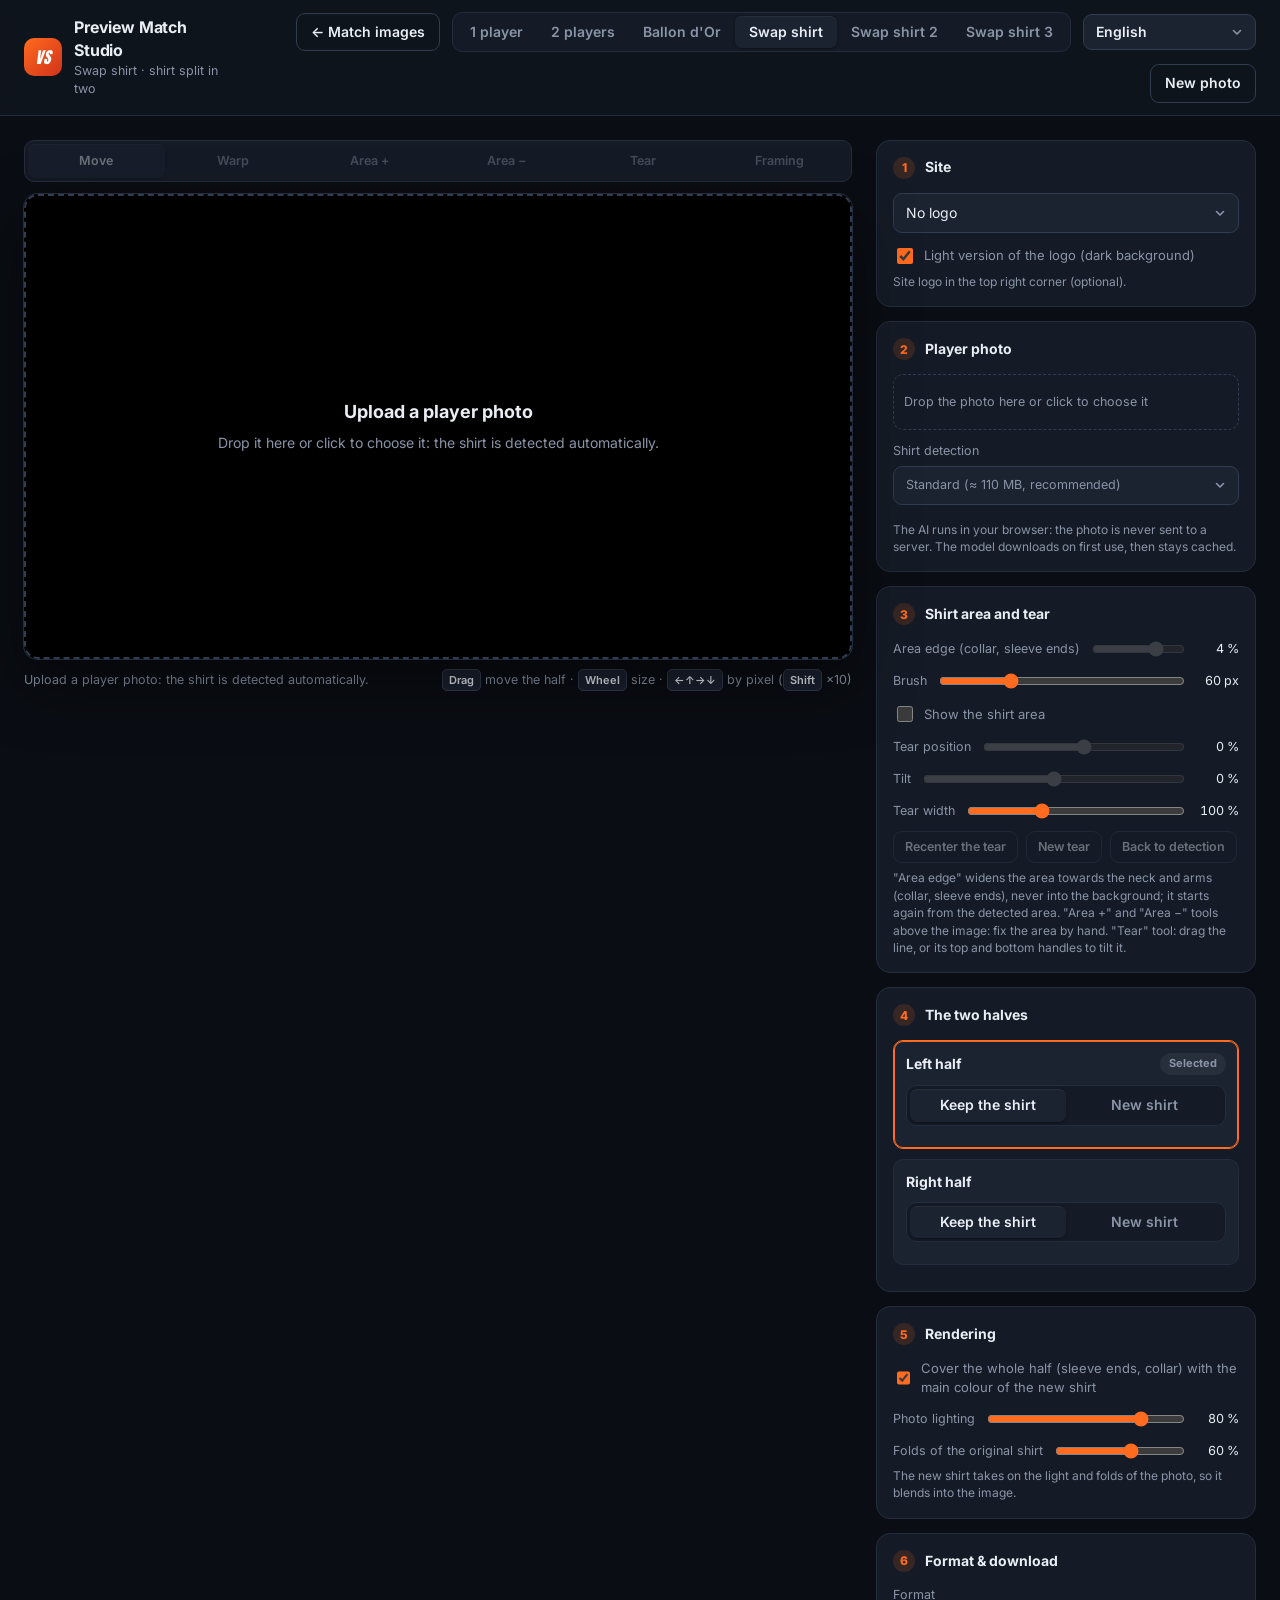
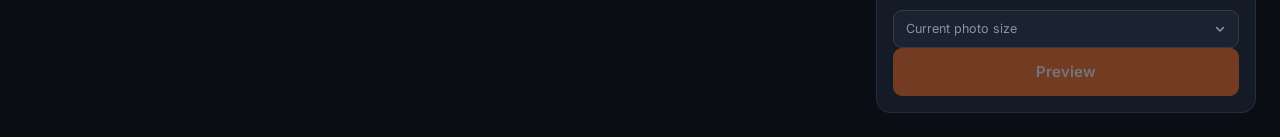
<file: swapshirt.html>
<!doctype html>
<html lang="fr">
<head>
  <meta charset="utf-8">
  <meta name="viewport" content="width=device-width, initial-scale=1">
  <title>Swap shirt — Preview Match Studio</title>
  <link rel="preconnect" href="https://fonts.googleapis.com">
  <link rel="preconnect" href="https://fonts.gstatic.com" crossorigin>
  <link href="https://fonts.googleapis.com/css2?family=Anton&family=Inter:wght@400;500;600;700;800&display=swap" rel="stylesheet">
  <link rel="stylesheet" href="css/style.css">
</head>
<body>
  <!-- Swap shirt : le maillot du joueur est coupé en deux par une déchirure ; chaque moitié garde le maillot
       de la photo ou reçoit l'image d'un autre maillot. Logique : js/swapshirt.js ; réglages : swapShirt (js/config.js). -->
  <header class="topbar">
    <div class="brand">
      <div class="brand-mark" aria-hidden="true">VS</div>
      <div>
        <h1>Preview Match Studio</h1>
        <p data-i18n="swap.subtitle">Swap shirt · maillot coupé en deux</p>
      </div>
    </div>
    <div class="topbar-actions">
      <a class="btn ghost" href="index.html" data-i18n="player.back">← Visuels de match</a>
      <nav class="seg" aria-label="Pages photo joueur" data-i18n-attr="aria-label:player.navAria">
        <a href="player.html" data-i18n="player.nav1">1 joueur</a>
        <a href="player2.html" data-i18n="player.nav2">2 joueurs</a>
        <a href="ballondor.html" data-i18n="player.nav3">Ballon d'Or</a>
        <a href="swapshirt.html" aria-current="page" data-i18n="player.nav4">Swap shirt</a>
        <a href="swapshirt2.html" data-i18n="player.nav5">Swap shirt 2</a>
        <a href="swapshirt3.html" data-i18n="player.nav6">Swap shirt 3</a>
      </nav>
      <select class="select lang-select" id="langSelect" aria-label="Langue" data-i18n-attr="aria-label:aria.lang"></select>
      <button class="btn ghost" id="resetBtn" type="button" data-i18n="player.new">Nouvelle photo</button>
    </div>
  </header>

  <main class="layout">
    <section class="stage-col">
      <div class="seg seg-block tool-bar" id="toolBar" role="group" aria-label="Outils" data-i18n-attr="aria-label:swap.tools">
        <button type="button" data-tool="move" data-i18n="swap.toolMove">Déplacer</button>
        <button type="button" data-tool="warp" data-i18n="swap.toolWarp">Déformer</button>
        <button type="button" data-tool="add" data-i18n="swap.toolAdd">Zone +</button>
        <button type="button" data-tool="erase" data-i18n="swap.toolErase">Zone −</button>
        <button type="button" data-tool="tear" data-i18n="swap.toolTear">Déchirure</button>
        <button type="button" data-tool="frame" data-i18n="swap.toolFrame">Cadrage</button>
      </div>
      <div class="stage swap-stage" id="stage">
        <canvas id="editor" tabindex="0" aria-label="Zone d'édition du visuel" data-i18n-attr="aria-label:aria.canvas"></canvas>
        <label class="swap-empty" id="emptyDrop">
          <input type="file" accept="image/*" hidden id="photoFileStage">
          <strong data-i18n="swap.emptyTitle">Importez la photo d'un joueur</strong>
          <span data-i18n="swap.emptyText">Glissez-la ici ou cliquez pour la choisir : son maillot est détecté automatiquement.</span>
        </label>
        <div class="stage-busy" id="stageBusy" hidden>
          <div class="spinner" aria-hidden="true"></div>
          <span id="stageBusyText"></span>
        </div>
      </div>
      <div class="stage-bar">
        <span id="statusText"></span>
        <span class="keys" id="keysText"></span>
      </div>
    </section>

    <aside class="panel">
      <section class="card">
        <h2><span class="step">1</span><span data-i18n="site.title">Site</span></h2>
        <select class="select" id="siteSelect" aria-label="Site" data-i18n-attr="aria-label:site.title"></select>
        <label class="check"><input type="checkbox" id="logoLight" checked> <span data-i18n="swap.logoLight">Version claire du logo (fond sombre)</span></label>
        <small class="note" data-i18n="ballondor.siteNote">Logo du site en haut à droite (facultatif).</small>
      </section>

      <section class="card">
        <h2><span class="step">2</span><span data-i18n="swap.photoTitle">Photo du joueur</span></h2>
        <label class="drop" id="photoDrop">
          <input type="file" accept="image/*" hidden id="photoFile">
          <img id="photoThumb" alt="" hidden>
          <span id="photoDropText" data-i18n="swap.photoDrop">Glissez la photo ici ou cliquez pour la choisir</span>
        </label>
        <label class="field swap-field"><span data-i18n="swap.engine">Détection du maillot</span>
          <select class="select" id="engineSelect">
            <option value="standard" data-i18n="swap.engineStandard">Standard (≈ 110 Mo, recommandé)</option>
            <option value="high" data-i18n="swap.engineHigh">Haute précision (≈ 280 Mo)</option>
          </select>
        </label>
        <div class="progress" id="detectProgress" hidden><div class="progress-bar" id="detectBar"></div></div>
        <div class="row-btns">
          <button class="btn small ghost" id="redetectBtn" type="button" hidden data-i18n="swap.redetect">Relancer la détection</button>
        </div>
        <small class="note" data-i18n="swap.engineNote">L'IA tourne dans votre navigateur : la photo n'est envoyée à aucun serveur. Le modèle se télécharge au premier usage, puis reste en cache.</small>
      </section>

      <section class="card">
        <h2><span class="step">3</span><span data-i18n="swap.zoneTitle">Zone du maillot et déchirure</span></h2>
        <label class="range"><span data-i18n="swap.grow">Bord de la zone</span>
          <input type="range" id="growRange" min="-1.5" max="6" step="0.1">
          <output id="growOut"></output>
        </label>
        <label class="range"><span data-i18n="swap.brushSize">Pinceau</span>
          <input type="range" id="brushSize" min="6" max="200" step="2">
          <output id="brushSizeOut"></output>
        </label>
        <label class="check"><input type="checkbox" id="showZone"> <span data-i18n="swap.showZone">Afficher la zone du maillot</span></label>
        <label class="range"><span data-i18n="swap.tearShift">Position de la déchirure</span>
          <input type="range" id="tearShift" min="-40" max="40" step="0.5">
          <output id="tearShiftOut"></output>
        </label>
        <label class="range"><span data-i18n="swap.tearTilt">Inclinaison</span>
          <input type="range" id="tearTilt" min="-60" max="60" step="0.5">
          <output id="tearTiltOut"></output>
        </label>
        <label class="range"><span data-i18n="swap.tearWidth">Largeur de la déchirure</span>
          <input type="range" id="tearWidth" min="0" max="300" step="10">
          <output id="tearWidthOut"></output>
        </label>
        <div class="row-btns">
          <button class="btn small ghost" id="tearCenterBtn" type="button" data-i18n="swap.tearCenter">Recentrer la déchirure</button>
          <button class="btn small ghost" id="newTearBtn" type="button" data-i18n="swap.tearNew">Nouvelle déchirure</button>
          <button class="btn small ghost" id="resetZoneBtn" type="button" data-i18n="swap.resetZone">Revenir à la détection</button>
        </div>
        <small class="note" data-i18n="swap.zoneNote">Outils « Zone + » et « Zone − » au-dessus de l'image : corrigez la zone du maillot. Outil « Déchirure » : glissez la ligne, ou ses poignées haut et bas pour l'incliner.</small>
      </section>

      <section class="card">
        <h2><span class="step">4</span><span data-i18n="swap.halvesTitle">Les deux moitiés</span></h2>
        <div id="halves"></div>
      </section>

      <section class="card">
        <h2><span class="step">5</span><span data-i18n="swap.renderTitle">Rendu</span></h2>
        <label class="check"><input type="checkbox" id="fillZone" checked> <span data-i18n="swap.fill">Couvrir toute la moitié (bout des manches, col) avec la couleur principale du nouveau maillot</span></label>
        <label class="range"><span data-i18n="swap.light">Lumière de la photo</span>
          <input type="range" id="lightRange" min="0" max="100" step="5">
          <output id="lightOut"></output>
        </label>
        <label class="range"><span data-i18n="swap.folds">Plis du maillot d'origine</span>
          <input type="range" id="foldsRange" min="0" max="100" step="5">
          <output id="foldsOut"></output>
        </label>
        <small class="note" data-i18n="swap.renderNote">Le nouveau maillot reprend la lumière et les plis de la photo, pour se fondre dans l'image.</small>
      </section>

      <section class="card">
        <h2><span class="step">6</span><span data-i18n="swap.exportTitle">Format &amp; téléchargement</span></h2>
        <label class="field swap-field"><span data-i18n="swap.format">Format</span>
          <select class="select" id="formatChoice"></select>
        </label>
        <label class="range" id="zoomField"><span data-i18n="swap.zoom">Zoom du cadrage</span>
          <input type="range" id="zoomRange" min="100" max="300" step="5">
          <output id="zoomOut"></output>
        </label>
        <small class="note" id="frameNote" data-i18n="swap.frameNote">Outil « Cadrage » : glissez l'image pour choisir la partie gardée.</small>
        <button class="btn primary block" id="previewBtn" type="button" data-i18n="export.preview">Prévisualiser</button>
      </section>
    </aside>
  </main>

  <template id="halfTpl">
    <div class="team half-card">
      <div class="team-head">
        <span class="team-label" data-role="label"></span>
        <span class="badge" data-role="badge"></span>
      </div>
      <div class="seg seg-block" data-role="mode" role="group">
        <button type="button" data-mode="keep" data-i18n="swap.keep">Garder le maillot</button>
        <button type="button" data-mode="image" data-i18n="swap.replace">Nouveau maillot</button>
      </div>
      <div class="half-body" data-role="body">
        <label class="drop half-drop" data-role="drop">
          <input type="file" accept="image/*" hidden data-role="file">
          <img data-role="thumb" alt="" hidden>
          <span data-role="dropText" data-i18n="swap.shirtDrop">Image du maillot vu de face : glissez-la ici ou cliquez</span>
        </label>
        <label class="check"><input type="checkbox" data-role="removeBg" checked> <span data-i18n="swap.removeBg">Retirer le fond de l'image du maillot</span></label>
        <label class="range"><span data-i18n="swap.size">Taille</span>
          <input type="range" min="40" max="250" step="1" data-role="zoom">
          <output data-role="zoomOut"></output>
        </label>
        <label class="range"><span data-i18n="swap.rotation">Rotation</span>
          <input type="range" min="-30" max="30" step="0.5" data-role="rot">
          <output data-role="rotOut"></output>
        </label>
        <label class="range"><span data-i18n="swap.brightness">Luminosité</span>
          <input type="range" min="-60" max="60" step="1" data-role="bright">
          <output data-role="brightOut"></output>
        </label>
        <div class="row-btns">
          <button class="btn small ghost" type="button" data-role="recenter" data-i18n="swap.recenter">Recentrer</button>
          <button class="btn small ghost" type="button" data-role="unwarp" data-i18n="swap.unwarp">Annuler la déformation</button>
        </div>
      </div>
    </div>
  </template>

  <dialog id="previewDialog" class="dialog swap-dialog" aria-labelledby="previewTitle">
    <div class="dialog-head">
      <h3 id="previewTitle" data-i18n="dialog.title">Aperçu final</h3>
      <button class="icon-btn" type="button" data-close aria-label="Fermer" data-i18n-attr="aria-label:dialog.close">×</button>
    </div>
    <div class="preview-img">
      <img id="previewImg" alt="Aperçu du visuel exporté" data-i18n-attr="alt:dialog.imgAlt">
      <p class="preview-error" id="previewError" hidden></p>
    </div>
    <div class="dialog-foot">
      <label class="field grow"><span data-i18n="dialog.filename">Nom du fichier</span>
        <span class="filename"><input type="text" id="filenameInput" spellcheck="false"><em id="extLabel">.jpg</em></span>
      </label>
      <label class="field"><span data-i18n="dialog.format">Format</span>
        <select class="select" id="formatSelect">
          <option value="jpeg">JPG</option>
          <option value="webp">WebP</option>
          <option value="png">PNG</option>
        </select>
      </label>
      <span class="preview-meta" id="previewMeta"></span>
      <div class="row-btns">
        <button class="btn ghost" type="button" data-close data-i18n="dialog.back">Retour à l'édition</button>
        <button class="btn primary" type="button" id="downloadBtn" data-i18n="dialog.download">Télécharger</button>
      </div>
    </div>
  </dialog>

  <div class="toast" id="toast" role="status" aria-live="polite"></div>

  <script src="js/config.js"></script>
  <script src="js/i18n.js"></script>
  <script src="js/swapshirt.js"></script>
</body>
</html>
</file>
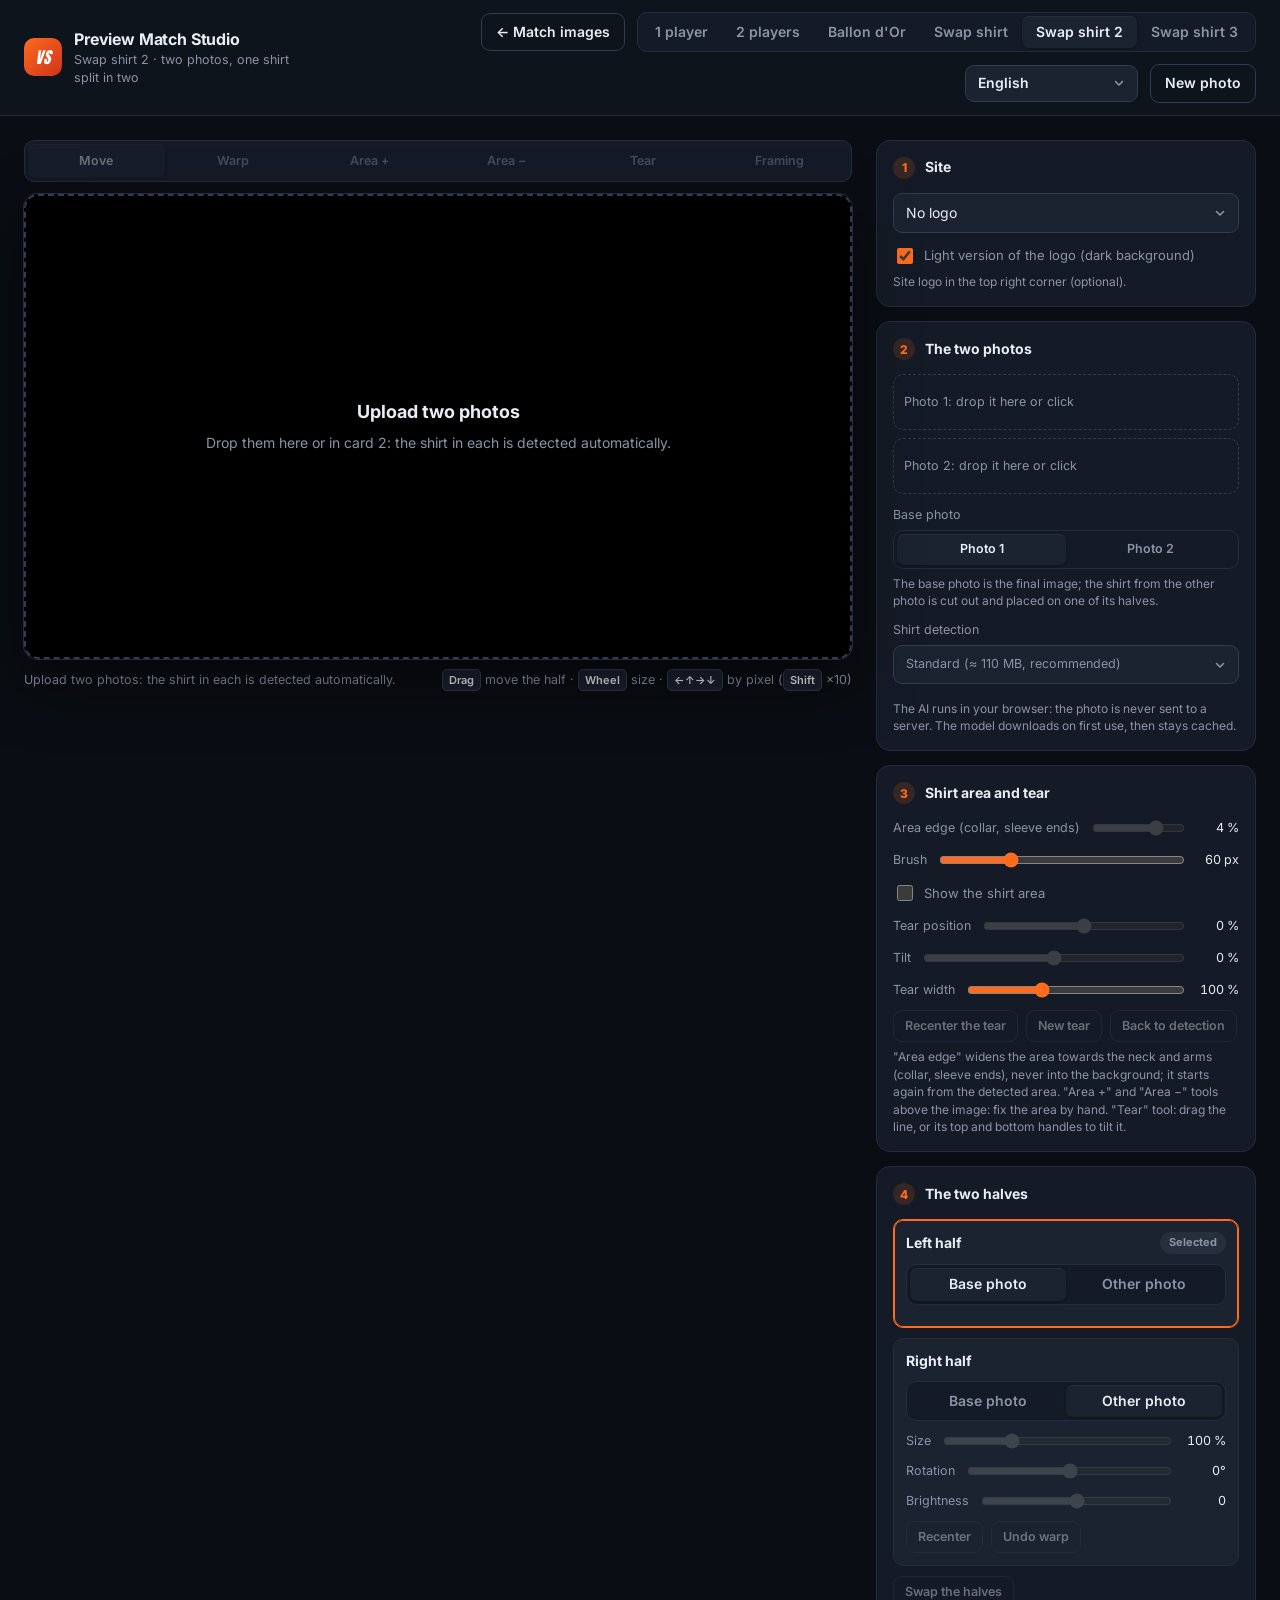
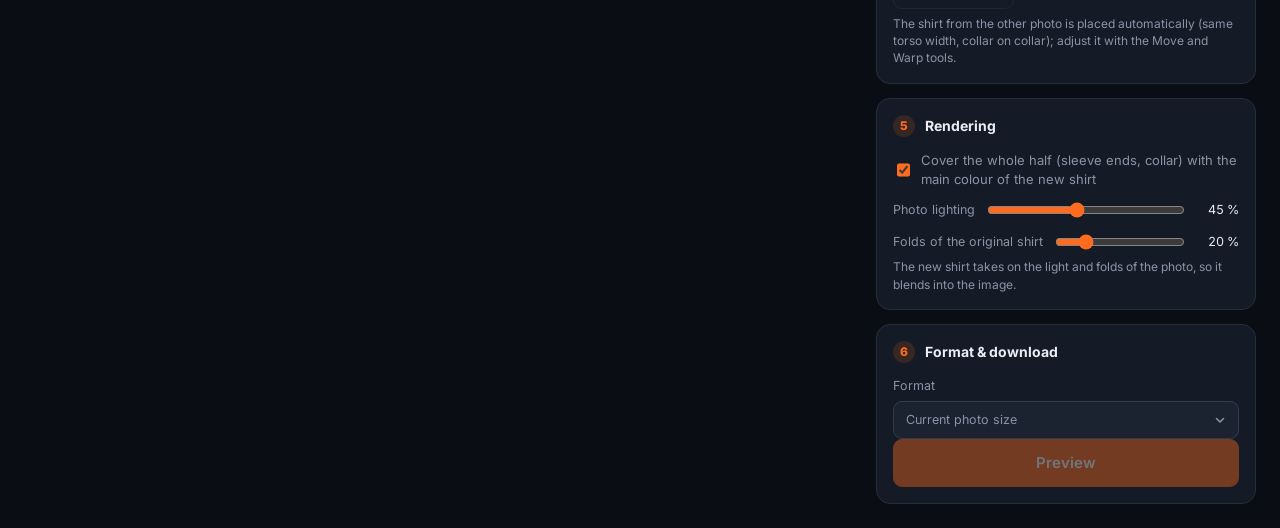
<file: swapshirt2.html>
<!doctype html>
<html lang="fr">
<head>
  <meta charset="utf-8">
  <meta name="viewport" content="width=device-width, initial-scale=1">
  <title>Swap shirt 2 — Preview Match Studio</title>
  <link rel="preconnect" href="https://fonts.googleapis.com">
  <link rel="preconnect" href="https://fonts.gstatic.com" crossorigin>
  <link href="https://fonts.googleapis.com/css2?family=Anton&family=Inter:wght@400;500;600;700;800&display=swap" rel="stylesheet">
  <link rel="stylesheet" href="css/style.css">
</head>
<body data-mode="duo">
  <!-- Swap shirt 2 : deux photos ; le maillot de l'autre photo est découpé et posé sur une moitié du maillot de la
       photo de base. Même outil que swapshirt.html (js/swapshirt.js, mode « duo ») ; réglages : swapShirt (js/config.js). -->
  <header class="topbar">
    <div class="brand">
      <div class="brand-mark" aria-hidden="true">VS</div>
      <div>
        <h1>Preview Match Studio</h1>
        <p data-i18n="swap2.subtitle">Swap shirt 2 · deux photos, un maillot coupé en deux</p>
      </div>
    </div>
    <div class="topbar-actions">
      <a class="btn ghost" href="index.html" data-i18n="player.back">← Visuels de match</a>
      <nav class="seg" aria-label="Pages photo joueur" data-i18n-attr="aria-label:player.navAria">
        <a href="player.html" data-i18n="player.nav1">1 joueur</a>
        <a href="player2.html" data-i18n="player.nav2">2 joueurs</a>
        <a href="ballondor.html" data-i18n="player.nav3">Ballon d'Or</a>
        <a href="swapshirt.html" data-i18n="player.nav4">Swap shirt</a>
        <a href="swapshirt2.html" aria-current="page" data-i18n="player.nav5">Swap shirt 2</a>
        <a href="swapshirt3.html" data-i18n="player.nav6">Swap shirt 3</a>
      </nav>
      <select class="select lang-select" id="langSelect" aria-label="Langue" data-i18n-attr="aria-label:aria.lang"></select>
      <button class="btn ghost" id="resetBtn" type="button" data-i18n="player.new">Nouvelle photo</button>
    </div>
  </header>

  <main class="layout">
    <section class="stage-col">
      <div class="seg seg-block tool-bar" id="toolBar" role="group" aria-label="Outils" data-i18n-attr="aria-label:swap.tools">
        <button type="button" data-tool="move" data-i18n="swap.toolMove">Déplacer</button>
        <button type="button" data-tool="warp" data-i18n="swap.toolWarp">Déformer</button>
        <button type="button" data-tool="add" data-i18n="swap.toolAdd">Zone +</button>
        <button type="button" data-tool="erase" data-i18n="swap.toolErase">Zone −</button>
        <button type="button" data-tool="tear" data-i18n="swap.toolTear">Déchirure</button>
        <button type="button" data-tool="frame" data-i18n="swap.toolFrame">Cadrage</button>
      </div>
      <div class="stage swap-stage" id="stage">
        <canvas id="editor" tabindex="0" aria-label="Zone d'édition du visuel" data-i18n-attr="aria-label:aria.canvas"></canvas>
        <label class="swap-empty" id="emptyDrop">
          <input type="file" accept="image/*" hidden id="photoFileStage">
          <strong data-i18n="swap2.emptyTitle">Importez deux photos</strong>
          <span data-i18n="swap2.emptyText">Glissez-les ici ou dans la carte 2 : le maillot de chacune est détecté automatiquement.</span>
        </label>
        <div class="stage-busy" id="stageBusy" hidden>
          <div class="spinner" aria-hidden="true"></div>
          <span id="stageBusyText"></span>
        </div>
      </div>
      <div class="stage-bar">
        <span id="statusText"></span>
        <span class="keys" id="keysText"></span>
      </div>
    </section>

    <aside class="panel">
      <section class="card">
        <h2><span class="step">1</span><span data-i18n="site.title">Site</span></h2>
        <select class="select" id="siteSelect" aria-label="Site" data-i18n-attr="aria-label:site.title"></select>
        <label class="check"><input type="checkbox" id="logoLight" checked> <span data-i18n="swap.logoLight">Version claire du logo (fond sombre)</span></label>
        <small class="note" data-i18n="ballondor.siteNote">Logo du site en haut à droite (facultatif).</small>
      </section>

      <section class="card">
        <h2><span class="step">2</span><span data-i18n="swap2.photosTitle">Les deux photos</span></h2>
        <div class="duo-photos">
          <label class="drop" data-photo="0">
            <input type="file" accept="image/*" hidden>
            <img alt="" hidden>
            <span data-i18n="swap2.photo1">Photo 1 : glissez-la ici ou cliquez</span>
          </label>
          <label class="drop" data-photo="1">
            <input type="file" accept="image/*" hidden>
            <img alt="" hidden>
            <span data-i18n="swap2.photo2">Photo 2 : glissez-la ici ou cliquez</span>
          </label>
        </div>
        <div class="field swap-field"><span data-i18n="swap2.base">Photo de base</span>
          <div class="seg seg-block" id="baseSeg" role="group" aria-label="Photo de base" data-i18n-attr="aria-label:swap2.base">
            <button type="button" data-base="0" data-i18n="swap2.base1">Photo 1</button>
            <button type="button" data-base="1" data-i18n="swap2.base2">Photo 2</button>
          </div>
        </div>
        <small class="note" data-i18n="swap2.baseNote">La photo de base donne l'image finale ; le maillot de l'autre photo est découpé et posé sur une de ses moitiés.</small>
        <label class="field swap-field"><span data-i18n="swap.engine">Détection du maillot</span>
          <select class="select" id="engineSelect">
            <option value="standard" data-i18n="swap.engineStandard">Standard (≈ 110 Mo, recommandé)</option>
            <option value="high" data-i18n="swap.engineHigh">Haute précision (≈ 280 Mo)</option>
          </select>
        </label>
        <div class="progress" id="detectProgress" hidden><div class="progress-bar" id="detectBar"></div></div>
        <div class="row-btns">
          <button class="btn small ghost" id="redetectBtn" type="button" hidden data-i18n="swap.redetect">Relancer la détection</button>
        </div>
        <small class="note" data-i18n="swap.engineNote">L'IA tourne dans votre navigateur : la photo n'est envoyée à aucun serveur. Le modèle se télécharge au premier usage, puis reste en cache.</small>
      </section>

      <section class="card">
        <h2><span class="step">3</span><span data-i18n="swap.zoneTitle">Zone du maillot et déchirure</span></h2>
        <label class="range"><span data-i18n="swap.grow">Bord de la zone</span>
          <input type="range" id="growRange" min="-1.5" max="6" step="0.1">
          <output id="growOut"></output>
        </label>
        <label class="range"><span data-i18n="swap.brushSize">Pinceau</span>
          <input type="range" id="brushSize" min="6" max="200" step="2">
          <output id="brushSizeOut"></output>
        </label>
        <label class="check"><input type="checkbox" id="showZone"> <span data-i18n="swap.showZone">Afficher la zone du maillot</span></label>
        <label class="range"><span data-i18n="swap.tearShift">Position de la déchirure</span>
          <input type="range" id="tearShift" min="-40" max="40" step="0.5">
          <output id="tearShiftOut"></output>
        </label>
        <label class="range"><span data-i18n="swap.tearTilt">Inclinaison</span>
          <input type="range" id="tearTilt" min="-60" max="60" step="0.5">
          <output id="tearTiltOut"></output>
        </label>
        <label class="range"><span data-i18n="swap.tearWidth">Largeur de la déchirure</span>
          <input type="range" id="tearWidth" min="0" max="300" step="10">
          <output id="tearWidthOut"></output>
        </label>
        <div class="row-btns">
          <button class="btn small ghost" id="tearCenterBtn" type="button" data-i18n="swap.tearCenter">Recentrer la déchirure</button>
          <button class="btn small ghost" id="newTearBtn" type="button" data-i18n="swap.tearNew">Nouvelle déchirure</button>
          <button class="btn small ghost" id="resetZoneBtn" type="button" data-i18n="swap.resetZone">Revenir à la détection</button>
        </div>
        <small class="note" data-i18n="swap.zoneNote">Outils « Zone + » et « Zone − » au-dessus de l'image : corrigez la zone du maillot. Outil « Déchirure » : glissez la ligne, ou ses poignées haut et bas pour l'incliner.</small>
      </section>

      <section class="card">
        <h2><span class="step">4</span><span data-i18n="swap.halvesTitle">Les deux moitiés</span></h2>
        <div id="halves"></div>
        <div class="row-btns">
          <button class="btn small ghost" id="swapHalvesBtn" type="button" data-i18n="swap2.swapHalves">Inverser les moitiés</button>
        </div>
        <small class="note" data-i18n="swap2.halvesNote">Le maillot de l'autre photo est posé automatiquement (même largeur de torse, col sur col) ; ajustez-le avec les outils Déplacer et Déformer.</small>
      </section>

      <section class="card">
        <h2><span class="step">5</span><span data-i18n="swap.renderTitle">Rendu</span></h2>
        <label class="check"><input type="checkbox" id="fillZone" checked> <span data-i18n="swap.fill">Couvrir toute la moitié (bout des manches, col) avec la couleur principale du nouveau maillot</span></label>
        <label class="range"><span data-i18n="swap.light">Lumière de la photo</span>
          <input type="range" id="lightRange" min="0" max="100" step="5">
          <output id="lightOut"></output>
        </label>
        <label class="range"><span data-i18n="swap.folds">Plis du maillot d'origine</span>
          <input type="range" id="foldsRange" min="0" max="100" step="5">
          <output id="foldsOut"></output>
        </label>
        <small class="note" data-i18n="swap.renderNote">Le nouveau maillot reprend la lumière et les plis de la photo, pour se fondre dans l'image.</small>
      </section>

      <section class="card">
        <h2><span class="step">6</span><span data-i18n="swap.exportTitle">Format &amp; téléchargement</span></h2>
        <label class="field swap-field"><span data-i18n="swap.format">Format</span>
          <select class="select" id="formatChoice"></select>
        </label>
        <label class="range" id="zoomField"><span data-i18n="swap.zoom">Zoom du cadrage</span>
          <input type="range" id="zoomRange" min="100" max="300" step="5">
          <output id="zoomOut"></output>
        </label>
        <small class="note" id="frameNote" data-i18n="swap.frameNote">Outil « Cadrage » : glissez l'image pour choisir la partie gardée.</small>
        <button class="btn primary block" id="previewBtn" type="button" data-i18n="export.preview">Prévisualiser</button>
      </section>
    </aside>
  </main>

  <template id="halfTpl">
    <div class="team half-card">
      <div class="team-head">
        <span class="team-label" data-role="label"></span>
        <span class="badge" data-role="badge"></span>
      </div>
      <div class="seg seg-block" data-role="mode" role="group">
        <button type="button" data-mode="keep" data-i18n="swap2.keep">Photo de base</button>
        <button type="button" data-mode="image" data-i18n="swap2.other">Autre photo</button>
      </div>
      <div class="half-body" data-role="body">
        <label class="range"><span data-i18n="swap.size">Taille</span>
          <input type="range" min="40" max="250" step="1" data-role="zoom">
          <output data-role="zoomOut"></output>
        </label>
        <label class="range"><span data-i18n="swap.rotation">Rotation</span>
          <input type="range" min="-30" max="30" step="0.5" data-role="rot">
          <output data-role="rotOut"></output>
        </label>
        <label class="range"><span data-i18n="swap.brightness">Luminosité</span>
          <input type="range" min="-60" max="60" step="1" data-role="bright">
          <output data-role="brightOut"></output>
        </label>
        <div class="row-btns">
          <button class="btn small ghost" type="button" data-role="recenter" data-i18n="swap.recenter">Recentrer</button>
          <button class="btn small ghost" type="button" data-role="unwarp" data-i18n="swap.unwarp">Annuler la déformation</button>
        </div>
      </div>
    </div>
  </template>

  <dialog id="previewDialog" class="dialog swap-dialog" aria-labelledby="previewTitle">
    <div class="dialog-head">
      <h3 id="previewTitle" data-i18n="dialog.title">Aperçu final</h3>
      <button class="icon-btn" type="button" data-close aria-label="Fermer" data-i18n-attr="aria-label:dialog.close">×</button>
    </div>
    <div class="preview-img">
      <img id="previewImg" alt="Aperçu du visuel exporté" data-i18n-attr="alt:dialog.imgAlt">
      <p class="preview-error" id="previewError" hidden></p>
    </div>
    <div class="dialog-foot">
      <label class="field grow"><span data-i18n="dialog.filename">Nom du fichier</span>
        <span class="filename"><input type="text" id="filenameInput" spellcheck="false"><em id="extLabel">.jpg</em></span>
      </label>
      <label class="field"><span data-i18n="dialog.format">Format</span>
        <select class="select" id="formatSelect">
          <option value="jpeg">JPG</option>
          <option value="webp">WebP</option>
          <option value="png">PNG</option>
        </select>
      </label>
      <span class="preview-meta" id="previewMeta"></span>
      <div class="row-btns">
        <button class="btn ghost" type="button" data-close data-i18n="dialog.back">Retour à l'édition</button>
        <button class="btn primary" type="button" id="downloadBtn" data-i18n="dialog.download">Télécharger</button>
      </div>
    </div>
  </dialog>

  <div class="toast" id="toast" role="status" aria-live="polite"></div>

  <script src="js/config.js"></script>
  <script src="js/i18n.js"></script>
  <script src="js/swapshirt.js"></script>
</body>
</html>
</file>
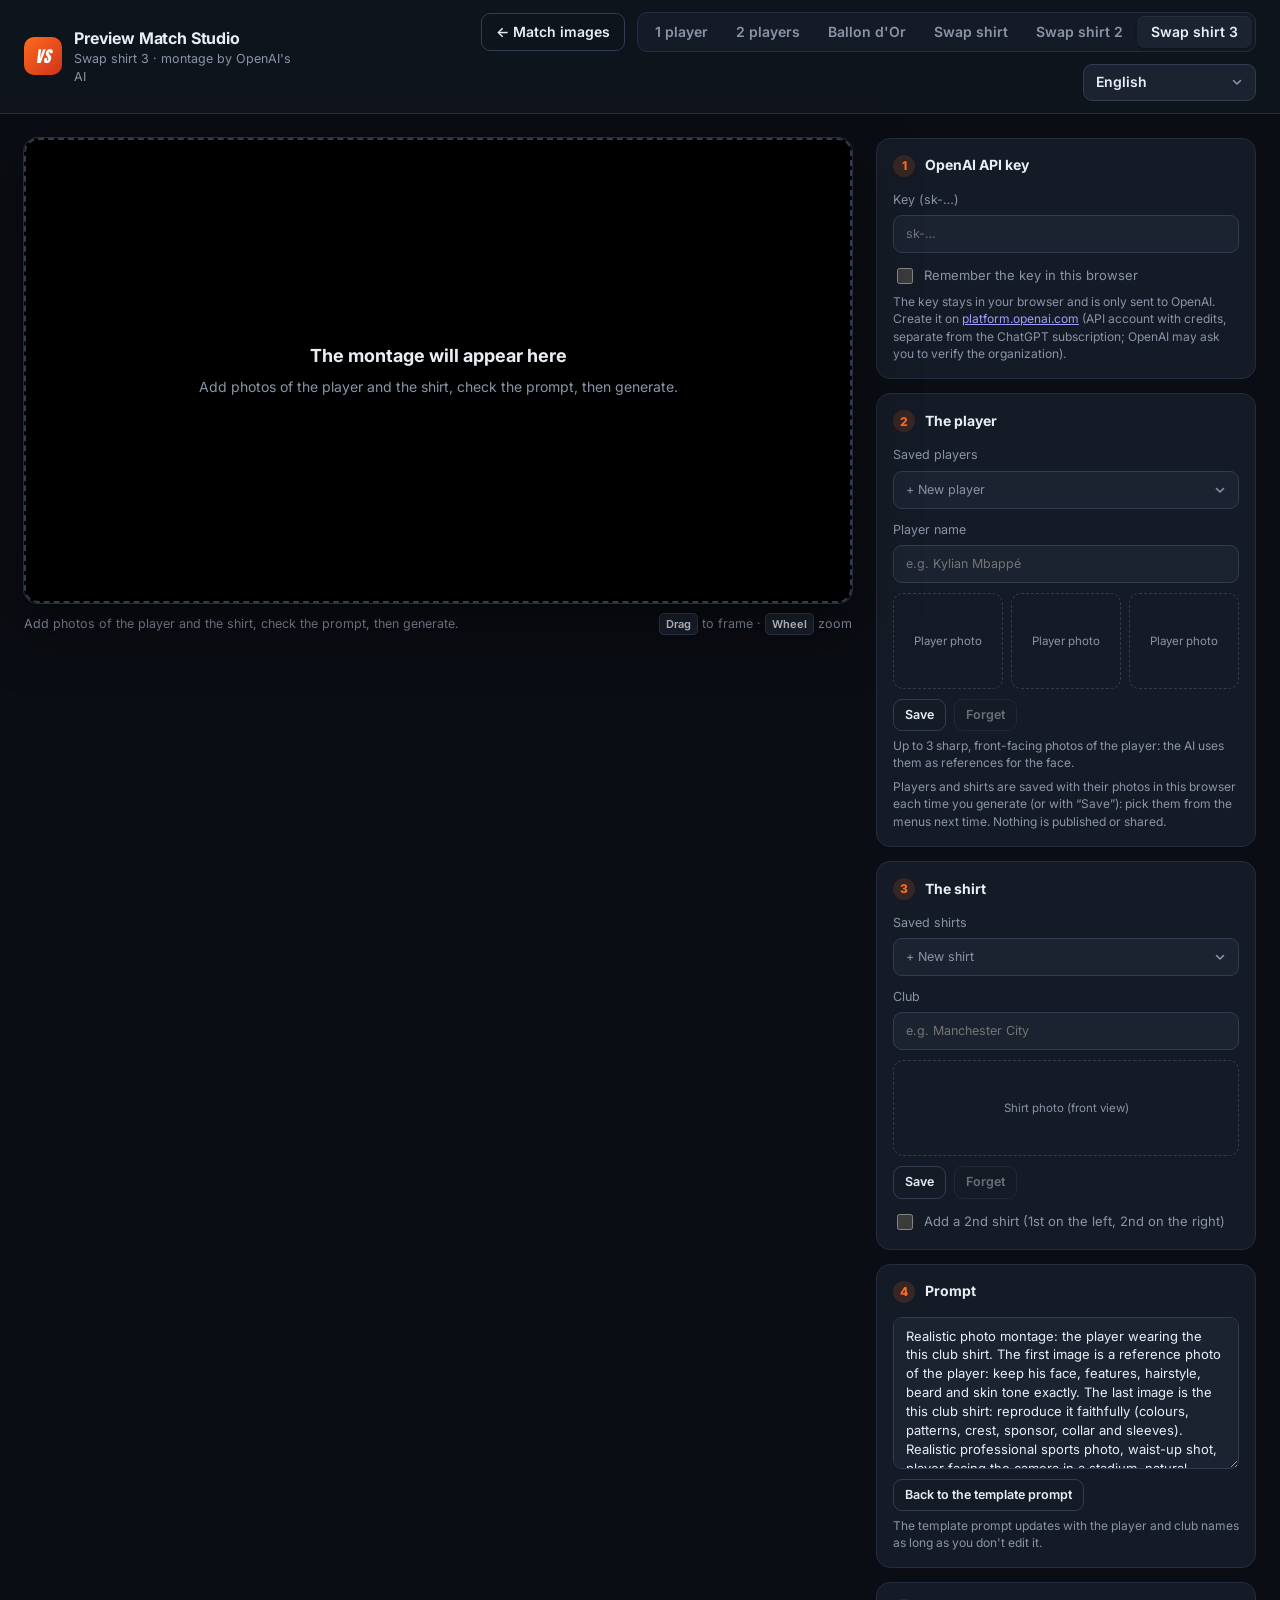
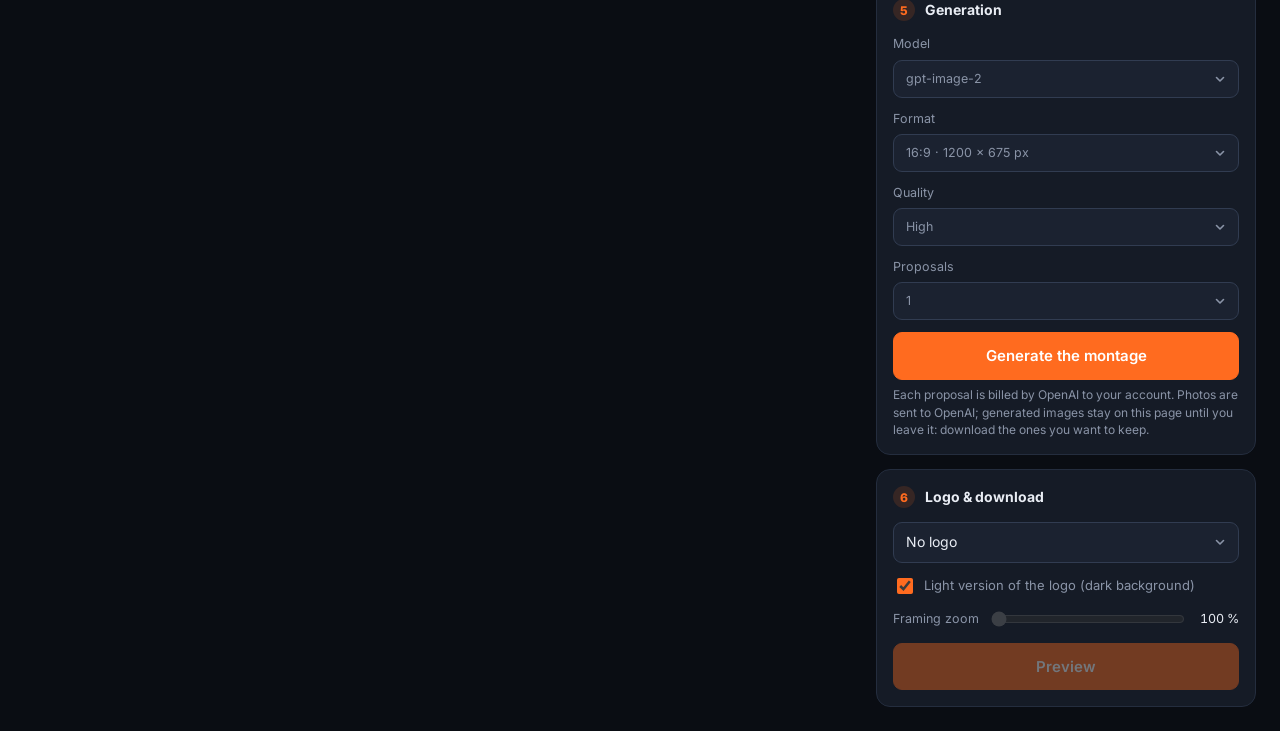
<file: swapshirt3.html>
<!doctype html>
<html lang="fr">
<head>
  <meta charset="utf-8">
  <meta name="viewport" content="width=device-width, initial-scale=1">
  <title>Swap shirt 3 — Preview Match Studio</title>
  <link rel="preconnect" href="https://fonts.googleapis.com">
  <link rel="preconnect" href="https://fonts.gstatic.com" crossorigin>
  <link href="https://fonts.googleapis.com/css2?family=Anton&family=Inter:wght@400;500;600;700;800&display=swap" rel="stylesheet">
  <link rel="stylesheet" href="css/style.css">
</head>
<body>
  <!-- Swap shirt 3 : montage généré par l'IA d'OpenAI (API Images) à partir de photos du joueur, d'une photo du
       maillot et d'un prompt. Logique : js/swapshirt3.js ; réglages : swapShirt3 (js/config.js). -->
  <header class="topbar">
    <div class="brand">
      <div class="brand-mark" aria-hidden="true">VS</div>
      <div>
        <h1>Preview Match Studio</h1>
        <p data-i18n="swap3.subtitle">Swap shirt 3 · montage par l'IA d'OpenAI</p>
      </div>
    </div>
    <div class="topbar-actions">
      <a class="btn ghost" href="index.html" data-i18n="player.back">← Visuels de match</a>
      <nav class="seg" aria-label="Pages photo joueur" data-i18n-attr="aria-label:player.navAria">
        <a href="player.html" data-i18n="player.nav1">1 joueur</a>
        <a href="player2.html" data-i18n="player.nav2">2 joueurs</a>
        <a href="ballondor.html" data-i18n="player.nav3">Ballon d'Or</a>
        <a href="swapshirt.html" data-i18n="player.nav4">Swap shirt</a>
        <a href="swapshirt2.html" data-i18n="player.nav5">Swap shirt 2</a>
        <a href="swapshirt3.html" aria-current="page" data-i18n="player.nav6">Swap shirt 3</a>
      </nav>
      <select class="select lang-select" id="langSelect" aria-label="Langue" data-i18n-attr="aria-label:aria.lang"></select>
    </div>
  </header>

  <main class="layout">
    <section class="stage-col">
      <div class="stage swap-stage" id="stage">
        <canvas id="editor" tabindex="0" aria-label="Zone d'édition du visuel" data-i18n-attr="aria-label:aria.canvas"></canvas>
        <div class="swap-empty swap3-empty" id="emptyState">
          <strong data-i18n="swap3.emptyTitle">Le montage apparaîtra ici</strong>
          <span data-i18n="swap3.emptyText">Ajoutez des photos du joueur et du maillot, vérifiez le prompt, puis lancez la génération.</span>
        </div>
        <div class="stage-busy" id="stageBusy" hidden>
          <div class="spinner" aria-hidden="true"></div>
          <span id="stageBusyText"></span>
          <button class="btn small ghost" id="cancelBtn" type="button" data-i18n="swap3.cancel">Annuler</button>
        </div>
      </div>
      <div class="results" id="results" hidden></div>
      <div class="stage-bar">
        <span id="statusText"></span>
        <span class="keys" data-i18n-html="swap3.keys"><kbd>Glisser</kbd> cadrer · <kbd>Molette</kbd> zoom</span>
      </div>
    </section>

    <aside class="panel">
      <section class="card">
        <h2><span class="step">1</span><span data-i18n="swap3.keyTitle">Clé API OpenAI</span></h2>
        <label class="field"><span data-i18n="swap3.keyLabel">Clé (sk-…)</span>
          <input type="password" id="apiKey" autocomplete="off" spellcheck="false" placeholder="sk-…">
        </label>
        <label class="check"><input type="checkbox" id="rememberKey"> <span data-i18n="swap3.remember">Mémoriser la clé dans ce navigateur</span></label>
        <small class="note" data-i18n-html="swap3.keyNote">La clé reste dans votre navigateur et n'est envoyée qu'à OpenAI. Elle se crée sur <a href="https://platform.openai.com/api-keys" target="_blank" rel="noopener">platform.openai.com</a> (compte API avec crédits, distinct de l'abonnement ChatGPT ; OpenAI peut demander de vérifier l'organisation).</small>
      </section>

      <section class="card">
        <h2><span class="step">2</span><span data-i18n="swap3.playerTitle">Le joueur</span></h2>
        <label class="field"><span data-i18n="swap3.savedPlayer">Joueurs mémorisés</span>
          <select class="select" id="playerPick"></select>
        </label>
        <label class="field swap-field"><span data-i18n="swap3.playerName">Nom du joueur</span>
          <input type="text" id="playerName" spellcheck="false" placeholder="ex. Kylian Mbappé" data-i18n-attr="placeholder:swap3.playerPlaceholder">
        </label>
        <div class="ref-grid" id="playerPhotos"></div>
        <div class="row-btns">
          <button class="btn small ghost" id="playerSaveBtn" type="button" data-i18n="swap3.save">Mémoriser</button>
          <button class="btn small ghost" id="playerForgetBtn" type="button" data-i18n="swap3.forget">Oublier</button>
        </div>
        <small class="note" data-i18n="swap3.playerNote">Jusqu'à 3 photos du joueur, de face et bien nettes : l'IA s'en sert comme références pour le visage.</small>
        <small class="note" data-i18n="swap3.memoryNote">Joueurs et maillots sont mémorisés avec leurs photos dans ce navigateur à chaque génération (ou avec « Mémoriser ») : choisissez-les ensuite dans les menus. Rien n'est publié ni partagé.</small>
      </section>

      <section class="card">
        <h2><span class="step">3</span><span data-i18n="swap3.shirtTitle">Le maillot</span></h2>
        <div class="shirt-pair" id="shirtPair">
          <div>
            <label class="field"><span data-i18n="swap3.savedShirt">Maillots mémorisés</span>
              <select class="select" id="shirtPick"></select>
            </label>
            <label class="field swap-field"><span id="clubLabel" data-i18n="swap3.clubName">Club</span>
              <input type="text" id="clubName" spellcheck="false" placeholder="ex. Manchester City" data-i18n-attr="placeholder:swap3.clubPlaceholder">
            </label>
            <div class="ref-grid shirt-grid" id="shirtPhoto"></div>
            <div class="row-btns">
              <button class="btn small ghost" id="shirtSaveBtn" type="button" data-i18n="swap3.save">Mémoriser</button>
              <button class="btn small ghost" id="shirtForgetBtn" type="button" data-i18n="swap3.forget">Oublier</button>
            </div>
          </div>
          <div id="shirt2Col" hidden>
            <label class="field"><span data-i18n="swap3.savedShirt">Maillots mémorisés</span>
              <select class="select" id="shirtPick2"></select>
            </label>
            <label class="field swap-field"><span data-i18n="swap3.clubRight">Club · moitié droite</span>
              <input type="text" id="clubName2" spellcheck="false" placeholder="ex. Real Madrid" data-i18n-attr="placeholder:swap3.club2Placeholder">
            </label>
            <div class="ref-grid shirt-grid" id="shirtPhoto2"></div>
            <div class="row-btns">
              <button class="btn small ghost" id="shirt2SaveBtn" type="button" data-i18n="swap3.save">Mémoriser</button>
              <button class="btn small ghost" id="shirt2ForgetBtn" type="button" data-i18n="swap3.forget">Oublier</button>
            </div>
          </div>
        </div>
        <label class="check"><input type="checkbox" id="splitShirt"> <span data-i18n="swap3.split">Ajouter un 2e maillot (1er à gauche, 2e à droite)</span></label>
        <label class="field swap-field" id="seamField" hidden><span data-i18n="swap3.seam">Séparation entre les maillots</span>
          <select class="select" id="seamSelect"></select>
        </label>
      </section>

      <section class="card">
        <h2><span class="step">4</span><span data-i18n="swap3.promptTitle">Prompt</span></h2>
        <label class="field"><span class="sr-only" data-i18n="swap3.promptTitle">Prompt</span>
          <textarea id="promptInput" rows="7" spellcheck="true"></textarea>
        </label>
        <div class="row-btns">
          <button class="btn small ghost" id="promptResetBtn" type="button" data-i18n="swap3.promptReset">Revenir au prompt type</button>
        </div>
        <small class="note" data-i18n="swap3.promptNote">Le prompt type se met à jour avec le nom du joueur et du club tant que vous ne le modifiez pas.</small>
      </section>

      <section class="card">
        <h2><span class="step">5</span><span data-i18n="swap3.generateTitle">Génération</span></h2>
        <label class="field swap-field"><span data-i18n="swap3.model">Modèle</span>
          <select class="select" id="modelSelect"></select>
        </label>
        <label class="field swap-field"><span data-i18n="swap.format">Format</span>
          <select class="select" id="formatChoice"></select>
        </label>
        <label class="field swap-field"><span data-i18n="swap3.quality">Qualité</span>
          <select class="select" id="qualitySelect"></select>
        </label>
        <label class="field swap-field"><span data-i18n="swap3.count">Propositions</span>
          <select class="select" id="countSelect">
            <option value="1">1</option>
            <option value="2">2</option>
            <option value="3">3</option>
            <option value="4">4</option>
          </select>
        </label>
        <button class="btn primary block swap-field" id="generateBtn" type="button" data-i18n="swap3.generate">Générer le montage</button>
        <small class="note" data-i18n="swap3.costNote">Chaque proposition est facturée par OpenAI sur votre compte. Les photos sont envoyées à OpenAI ; les images générées restent dans cette page jusqu'à ce que vous la quittiez : téléchargez celles à garder.</small>
      </section>

      <section class="card">
        <h2><span class="step">6</span><span data-i18n="swap3.exportTitle">Logo &amp; téléchargement</span></h2>
        <select class="select" id="siteSelect" aria-label="Site" data-i18n-attr="aria-label:site.title"></select>
        <label class="check"><input type="checkbox" id="logoLight" checked> <span data-i18n="swap.logoLight">Version claire du logo (fond sombre)</span></label>
        <label class="range" id="zoomField"><span data-i18n="swap.zoom">Zoom du cadrage</span>
          <input type="range" id="zoomRange" min="100" max="300" step="5">
          <output id="zoomOut"></output>
        </label>
        <button class="btn primary block swap-field" id="previewBtn" type="button" data-i18n="export.preview">Prévisualiser</button>
      </section>
    </aside>
  </main>

  <dialog id="previewDialog" class="dialog swap-dialog" aria-labelledby="previewTitle">
    <div class="dialog-head">
      <h3 id="previewTitle" data-i18n="dialog.title">Aperçu final</h3>
      <button class="icon-btn" type="button" data-close aria-label="Fermer" data-i18n-attr="aria-label:dialog.close">×</button>
    </div>
    <div class="preview-img">
      <img id="previewImg" alt="Aperçu du visuel exporté" data-i18n-attr="alt:dialog.imgAlt">
      <p class="preview-error" id="previewError" hidden></p>
    </div>
    <div class="dialog-foot">
      <label class="field grow"><span data-i18n="dialog.filename">Nom du fichier</span>
        <span class="filename"><input type="text" id="filenameInput" spellcheck="false"><em id="extLabel">.jpg</em></span>
      </label>
      <label class="field"><span data-i18n="dialog.format">Format</span>
        <select class="select" id="formatSelect">
          <option value="jpeg">JPG</option>
          <option value="webp">WebP</option>
          <option value="png">PNG</option>
        </select>
      </label>
      <span class="preview-meta" id="previewMeta"></span>
      <div class="row-btns">
        <button class="btn ghost" type="button" data-close data-i18n="dialog.back">Retour à l'édition</button>
        <button class="btn primary" type="button" id="downloadBtn" data-i18n="dialog.download">Télécharger</button>
      </div>
    </div>
  </dialog>

  <div class="toast" id="toast" role="status" aria-live="polite"></div>

  <script src="js/config.js"></script>
  <script src="js/i18n.js"></script>
  <script src="js/swapshirt3.js"></script>
</body>
</html>
</file>
<file: css/style.css>
:root {
  --bg: #0a0d13;
  --surface: #10151e;
  --card: #151b26;
  --card-2: #1b2230;
  --line: #242d3e;
  --line-2: #313c51;
  --text: #e9edf4;
  --muted: #8a94a7;
  --accent: #ff6b1f;
  --accent-hover: #ff8540;
  --accent-soft: rgba(255, 107, 31, 0.14);
  --ok: #2bd17e;
  --ok-soft: rgba(43, 209, 126, 0.14);
  --warn: #f5a524;
  --warn-soft: rgba(245, 165, 36, 0.14);
  --danger: #ff5d5d;
  --radius: 14px;
  --radius-sm: 10px;
  --font: Inter, system-ui, -apple-system, "Segoe UI", Roboto, sans-serif;
  color-scheme: dark;
}

* { box-sizing: border-box; }
[hidden] { display: none !important; }
html, body { margin: 0; }
body {
  min-height: 100vh;
  background: var(--bg);
  color: var(--text);
  font: 14px/1.45 var(--font);
  -webkit-font-smoothing: antialiased;
}
button, input, select { font: inherit; color: inherit; }
code { font-size: 0.92em; background: rgba(255, 255, 255, 0.06); padding: 1px 5px; border-radius: 5px; }

/* ---------- Barre du haut ---------- */
.topbar {
  position: sticky;
  top: 0;
  z-index: 10;
  display: flex;
  align-items: center;
  justify-content: space-between;
  gap: 16px;
  padding: 12px 24px;
  background: rgba(16, 21, 30, 0.92);
  backdrop-filter: blur(8px);
  border-bottom: 1px solid var(--line);
}
.brand { display: flex; align-items: center; gap: 12px; min-width: 0; }
.brand-mark {
  flex: none;
  width: 38px;
  height: 38px;
  display: grid;
  place-items: center;
  border-radius: 10px;
  background: linear-gradient(135deg, var(--accent), #d0331a);
  color: #fff;
  font: italic 16px/1 Anton, Impact, sans-serif;
  letter-spacing: 0.04em;
}
.brand h1 { margin: 0; font-size: 16px; font-weight: 700; letter-spacing: -0.01em; }
.brand p { margin: 0; color: var(--muted); font-size: 12.5px; }
.topbar-actions { display: flex; flex-wrap: wrap; justify-content: flex-end; align-items: center; gap: 12px; }
.topbar-actions .lang-select { flex: none; width: auto; padding-top: 7px; padding-bottom: 7px; font-weight: 600; }

.seg {
  display: inline-flex;
  padding: 3px;
  background: var(--card);
  border: 1px solid var(--line);
  border-radius: 10px;
}
.seg button {
  border: 0;
  background: transparent;
  padding: 6px 16px;
  border-radius: 7px;
  color: var(--muted);
  font-weight: 600;
  cursor: pointer;
}
.seg a {
  padding: 6px 14px;
  border-radius: 7px;
  color: var(--muted);
  font-weight: 600;
  text-decoration: none;
  white-space: nowrap;
}
.seg button:hover, .seg a:hover { color: var(--text); }
.seg a[aria-current="page"] {
  background: var(--card-2);
  color: var(--text);
  box-shadow: inset 0 1px 0 rgba(255, 255, 255, 0.05), 0 1px 3px rgba(0, 0, 0, 0.4);
}
.seg button[aria-selected="true"] {
  background: var(--card-2);
  color: var(--text);
  box-shadow: inset 0 1px 0 rgba(255, 255, 255, 0.05), 0 1px 3px rgba(0, 0, 0, 0.4);
}

/* ---------- Mise en page ---------- */
.layout {
  display: grid;
  grid-template-columns: minmax(0, 1fr) 380px;
  gap: 24px;
  padding: 24px;
  align-items: start;
  max-width: 1720px;
  margin: 0 auto;
}
.stage-col { position: sticky; top: 87px; min-width: 0; }

.stage {
  position: relative;
  aspect-ratio: 16 / 9;
  overflow: hidden;
  border-radius: var(--radius);
  background: #000;
  box-shadow: 0 0 0 1px var(--line), 0 24px 60px rgba(0, 0, 0, 0.5);
}
.stage canvas {
  display: block;
  width: 100%;
  height: 100%;
  touch-action: none;
  outline: none;
}
.stage canvas.is-dragging { cursor: grabbing !important; }

/* Visuels verticaux (9:16) : l'image tient dans la hauteur de l'écran */
.portrait .stage { aspect-ratio: 9 / 16; width: min(100%, calc((100vh - 150px) * 9 / 16)); margin-inline: auto; }
.portrait .preview-img img { width: auto; max-width: 100%; max-height: calc(100vh - 260px); margin-inline: auto; }

.drop-hint {
  position: absolute;
  inset: 0;
  display: none;
  grid-template-columns: 1fr 1fr;
  pointer-events: none;
}
.stage.is-dropping .drop-hint { display: grid; }
.drop-hint > div {
  display: grid;
  place-items: center;
  margin: 12px;
  border: 2px dashed rgba(255, 255, 255, 0.35);
  border-radius: var(--radius-sm);
  background: rgba(5, 8, 14, 0.55);
  color: rgba(255, 255, 255, 0.7);
  text-align: center;
  transition: background 0.12s, border-color 0.12s;
}
.drop-hint > div.is-active { border-color: var(--accent); background: rgba(255, 107, 31, 0.25); color: #fff; }
.drop-hint strong { display: block; font-size: 22px; margin-top: 4px; color: #fff; }

.stage-bar {
  display: flex;
  flex-wrap: wrap;
  justify-content: space-between;
  gap: 8px 16px;
  margin-top: 12px;
  color: var(--muted);
  font-size: 12.5px;
}
#statusText strong { color: var(--text); font-weight: 600; }
#statusText .num { font-variant-numeric: tabular-nums; }
kbd {
  font: 600 11px/1 var(--font);
  padding: 3px 6px;
  border-radius: 5px;
  background: var(--card-2);
  border: 1px solid var(--line-2);
  color: var(--text);
}

/* ---------- Panneau latéral ---------- */
.panel { display: flex; flex-direction: column; gap: 14px; min-width: 0; }
.card {
  padding: 16px;
  background: var(--card);
  border: 1px solid var(--line);
  border-radius: var(--radius);
}
.card h2 {
  display: flex;
  align-items: center;
  gap: 10px;
  margin: 0 0 14px;
  font-size: 14px;
  font-weight: 700;
}
.step {
  width: 22px;
  height: 22px;
  display: grid;
  place-items: center;
  border-radius: 50%;
  background: var(--accent-soft);
  color: var(--accent);
  font-size: 12px;
  font-weight: 800;
}

.note { display: block; margin-top: 6px; color: var(--muted); font-size: 12px; }
.note.warn { color: var(--warn); }
.note:empty { display: none; }

/* Fond */
.template-row { display: flex; align-items: center; gap: 12px; }
.template-thumb {
  flex: none;
  width: 112px;
  aspect-ratio: 16 / 9;
  overflow: hidden;
  border-radius: 8px;
  border: 1px solid var(--line-2);
  background: linear-gradient(115deg, #13235c 0 49%, #6b1222 51% 100%);
}
.template-thumb.is-football { background: linear-gradient(115deg, #0d4a32 0 49%, #0a2e4d 51% 100%); }
.template-thumb img { display: block; width: 100%; height: 100%; object-fit: cover; }
.template-thumb img:not([src]), .template-thumb img[src=""] { display: none; }
.template-info { min-width: 0; }
.template-info strong { display: block; overflow: hidden; text-overflow: ellipsis; white-space: nowrap; }
.template-info .note { margin-top: 2px; }

/* Équipes */
.team {
  padding: 12px;
  margin-bottom: 10px;
  background: var(--card-2);
  border: 1px solid var(--line);
  border-radius: var(--radius-sm);
  transition: border-color 0.15s, box-shadow 0.15s;
}
.team.is-selected { border-color: var(--accent); box-shadow: 0 0 0 3px var(--accent-soft); }
.team.is-locked { border-color: rgba(43, 209, 126, 0.45); }
.team-head { display: flex; align-items: center; justify-content: space-between; margin-bottom: 10px; }
.team-label { font-weight: 700; }
.team-label em { margin-left: 6px; font-style: normal; font-weight: 500; color: var(--muted); }

.badge {
  padding: 3px 9px;
  border-radius: 99px;
  background: rgba(255, 255, 255, 0.06);
  color: var(--muted);
  font-size: 11px;
  font-weight: 700;
  white-space: nowrap;
}
.badge.warn { background: var(--warn-soft); color: var(--warn); }
.badge.ok { background: var(--ok-soft); color: var(--ok); }

.club-select { margin-bottom: 8px; }
.club-select:disabled { opacity: 0.6; cursor: not-allowed; }

.drop {
  display: flex;
  align-items: center;
  gap: 12px;
  min-height: 56px;
  padding: 8px 10px;
  border: 1.5px dashed var(--line-2);
  border-radius: var(--radius-sm);
  color: var(--muted);
  font-size: 12.5px;
  cursor: pointer;
  transition: border-color 0.15s, background 0.15s, color 0.15s;
}
.drop:hover, .drop.is-over { border-color: var(--accent); background: var(--accent-soft); color: var(--text); }
.drop img {
  flex: none;
  width: 44px;
  height: 44px;
  padding: 3px;
  object-fit: contain;
  border-radius: 6px;
  background: repeating-conic-gradient(#2a3242 0 25%, #20273444 0 50%) 0 0 / 10px 10px;
}
.drop span { min-width: 0; overflow-wrap: anywhere; }
.team.is-locked .drop { pointer-events: none; opacity: 0.75; }

.range {
  display: grid;
  grid-template-columns: auto 1fr 46px;
  align-items: center;
  gap: 10px;
  margin: 12px 0 2px;
  color: var(--muted);
  font-size: 12.5px;
}
input[type="range"] { width: 100%; accent-color: var(--accent); }
input[type="range"]:disabled { opacity: 0.4; }
output { text-align: right; font-size: 12.5px; color: var(--text); font-variant-numeric: tabular-nums; }

.row-btns { display: flex; flex-wrap: wrap; gap: 8px; margin-top: 10px; }
.row-btns:empty { display: none; }

.check {
  display: flex;
  align-items: center;
  gap: 8px;
  margin-top: 12px;
  color: var(--muted);
  font-size: 13px;
  cursor: pointer;
}
.check input { width: 16px; height: 16px; accent-color: var(--accent); }

/* Boutons */
.btn {
  display: inline-flex;
  align-items: center;
  justify-content: center;
  gap: 6px;
  padding: 8px 14px;
  border: 1px solid var(--line-2);
  border-radius: 9px;
  background: var(--card-2);
  font-weight: 600;
  white-space: nowrap;
  color: inherit;
  text-decoration: none;
  cursor: pointer;
  transition: background 0.15s, border-color 0.15s, opacity 0.15s;
}
.btn:hover:not(:disabled) { background: #242c3d; border-color: #3d4964; }
.btn:focus-visible, .seg button:focus-visible, .select:focus-visible, .field input:focus-visible { outline: 2px solid var(--accent); outline-offset: 2px; }
.btn:disabled { opacity: 0.4; cursor: not-allowed; }
.btn.small { padding: 6px 11px; font-size: 12.5px; }
.btn.ghost { background: transparent; }
.btn.primary { background: var(--accent); border-color: var(--accent); color: #fff; }
.btn.primary:hover:not(:disabled) { background: var(--accent-hover); border-color: var(--accent-hover); }
.btn.danger { color: var(--danger); }
.btn.block { width: 100%; padding: 12px; font-size: 15px; }

/* Champs */
.select {
  width: 100%;
  appearance: none;
  padding: 9px 34px 9px 12px;
  border: 1px solid var(--line-2);
  border-radius: 9px;
  background: var(--card-2) url("data:image/svg+xml,%3Csvg xmlns='http://www.w3.org/2000/svg' width='12' height='12' viewBox='0 0 12 12'%3E%3Cpath d='M2.5 4.5 6 8l3.5-3.5' fill='none' stroke='%238a94a7' stroke-width='1.6' stroke-linecap='round' stroke-linejoin='round'/%3E%3C/svg%3E") no-repeat right 12px center;
  cursor: pointer;
}
.field { display: grid; gap: 6px; color: var(--muted); font-size: 12.5px; }
.field input[type="text"],
.field input[type="password"],
.field textarea {
  width: 100%;
  padding: 9px 12px;
  border: 1px solid var(--line-2);
  border-radius: 9px;
  background: var(--card-2);
}
.field input[type="file"] { font-size: 12px; color: var(--muted); }

.add-site { margin-top: 12px; border-top: 1px solid var(--line); padding-top: 12px; }
.add-site summary { cursor: pointer; color: var(--accent); font-weight: 600; font-size: 13px; list-style: none; }
.add-site summary::-webkit-details-marker { display: none; }
.add-site form { display: grid; gap: 12px; margin-top: 12px; }
.add-site form .btn { justify-self: start; }
.file-pick { display: flex; align-items: center; gap: 10px; min-width: 0; }
.file-name { min-width: 0; overflow: hidden; text-overflow: ellipsis; white-space: nowrap; color: var(--muted); font-size: 12px; }
.dialog-sm { width: min(420px, calc(100vw - 32px)); }
.dialog-sm form { padding: 20px; }
.dialog-sm p { margin: 0 0 6px; line-height: 1.5; }
.dialog-sm .row-btns { justify-content: flex-end; margin-top: 16px; }

/* Checklist */
.checklist { display: grid; gap: 8px; margin: 0 0 14px; padding: 0; list-style: none; }
.checklist li { display: flex; align-items: center; gap: 10px; color: var(--muted); font-size: 13px; }
.checklist li::before {
  content: "";
  flex: none;
  width: 18px;
  height: 18px;
  border: 1.5px solid var(--line-2);
  border-radius: 50%;
}
.checklist li.ok { color: var(--text); }
.checklist li.ok::before {
  border-color: var(--ok);
  background: var(--ok) url("data:image/svg+xml,%3Csvg xmlns='http://www.w3.org/2000/svg' width='12' height='12' viewBox='0 0 12 12'%3E%3Cpath d='m2.5 6.2 2.3 2.3 4.7-5' fill='none' stroke='%23fff' stroke-width='1.9' stroke-linecap='round' stroke-linejoin='round'/%3E%3C/svg%3E") center / 12px no-repeat;
}
.checklist li.warn::before {
  border-color: var(--warn);
  background: var(--warn-soft) url("data:image/svg+xml,%3Csvg xmlns='http://www.w3.org/2000/svg' width='12' height='12' viewBox='0 0 12 12'%3E%3Cpath d='M6 3v3.6' stroke='%23f5a524' stroke-width='1.8' stroke-linecap='round'/%3E%3Ccircle cx='6' cy='9' r='1' fill='%23f5a524'/%3E%3C/svg%3E") center / 12px no-repeat;
}

/* ---------- Page photo joueur ---------- */
.stage.is-over { box-shadow: 0 0 0 2px var(--accent), 0 24px 60px rgba(0, 0, 0, 0.5); }
.stage-busy {
  position: absolute;
  inset: 0;
  display: grid;
  place-content: center;
  justify-items: center;
  gap: 14px;
  background: rgba(10, 13, 19, 0.55);
  backdrop-filter: blur(2px);
  color: #fff;
  font-weight: 600;
  text-align: center;
  padding: 16px;
}
.spinner {
  width: 38px;
  height: 38px;
  border-radius: 50%;
  border: 3px solid rgba(255, 255, 255, 0.25);
  border-top-color: var(--accent);
  animation: spin 0.9s linear infinite;
}
@keyframes spin { to { transform: rotate(360deg); } }
.drop.is-disabled { pointer-events: none; opacity: 0.6; }
.engine-field { margin-top: 12px; }
.progress {
  position: relative;
  height: 6px;
  margin-top: 12px;
  overflow: hidden;
  border-radius: 99px;
  background: var(--card-2);
}
.progress-bar { height: 100%; width: 0; border-radius: inherit; background: var(--accent); transition: width 0.2s; }
.progress.is-indeterminate .progress-bar { width: 35%; animation: slide 1.1s ease-in-out infinite; }
@keyframes slide { from { transform: translateX(-100%); } to { transform: translateX(290%); } }
.compare { display: grid; grid-template-columns: 1fr 1fr; gap: 10px; margin-top: 12px; }
.compare figure { margin: 0; }
.compare img {
  display: block;
  width: 100%;
  aspect-ratio: 1;
  object-fit: contain;
  border-radius: 8px;
  border: 1px solid var(--line-2);
  background: repeating-conic-gradient(#2a3242 0 25%, #20273444 0 50%) 0 0 / 14px 14px;
}
.compare figcaption { margin-top: 4px; color: var(--muted); font-size: 12px; text-align: center; }
.seg-block { display: flex; width: 100%; }
.player-anchors { margin-top: 12px; }
.recenter-btn { margin-top: 12px; }
/* Ambiances de lumière : un bouton par ambiance, nom + effet */
.look-grid { display: grid; grid-template-columns: repeat(2, minmax(0, 1fr)); gap: 6px; margin-bottom: 4px; }
.look-tile {
  display: grid;
  gap: 2px;
  padding: 8px 10px;
  border: 1px solid var(--line-2);
  border-radius: var(--radius-sm);
  background: var(--card-2);
  color: var(--text);
  text-align: left;
  cursor: pointer;
}
.look-tile strong { font-size: 13px; font-weight: 700; }
.look-tile small { color: var(--muted); font-size: 11.5px; line-height: 1.3; }
.look-tile:hover { border-color: var(--muted); }
.look-tile[aria-pressed="true"] { border-color: var(--accent); background: var(--accent-soft); }
.look-tile:focus-visible { outline: 2px solid var(--accent); outline-offset: 2px; }
.name-field { margin-top: 10px; }
.rank-list { display: grid; gap: 8px; margin: 0; padding: 0; list-style: none; }
.rank-row { display: grid; grid-template-columns: 28px 32px 1fr 26px; align-items: center; gap: 8px; }
.rank-num {
  display: grid;
  place-items: center;
  height: 28px;
  border-radius: 6px;
  background: linear-gradient(180deg, #5a4520, #2c2110);
  color: #f5d27a;
  font-weight: 800;
  font-size: 13px;
}
.rank-thumb {
  grid-column: 2;
  width: 32px;
  height: 32px;
  border-radius: 50%;
  object-fit: cover;
  object-position: center 20%;
  background: #1c160b;
  border: 1px solid #a8852f;
}
.rank-row .select { grid-column: 3; padding-top: 7px; padding-bottom: 7px; }
.rank-club { grid-column: 4; width: 26px; height: 26px; object-fit: contain; }
.rank-list.is-manual .rank-row { grid-template-columns: 38px 32px 1fr 26px; }
.rank-input {
  width: 100%;
  height: 30px;
  padding: 0;
  border: 1px solid #a8852f;
  border-radius: 6px;
  background: linear-gradient(180deg, #3a2c12, #120d05);
  color: #f5d27a;
  font: 800 14px var(--font);
  text-align: center;
}
.rank-input:focus { outline: 2px solid var(--accent); outline-offset: 1px; }
.color-pick { display: inline-flex; align-items: center; gap: 8px; }
.swatch {
  width: 24px;
  height: 24px;
  padding: 0;
  border: 1px solid var(--line-2);
  border-radius: 6px;
  cursor: pointer;
}
.swatch:focus-visible { outline: 2px solid var(--accent); outline-offset: 2px; }
.color-pick input[type="color"] {
  width: 36px;
  height: 28px;
  padding: 0;
  border: 1px solid var(--line-2);
  border-radius: 6px;
  background: none;
  cursor: pointer;
}
.inline-field {
  display: flex;
  align-items: center;
  justify-content: space-between;
  gap: 10px;
  margin-top: 10px;
  color: var(--muted);
  font-size: 13px;
}
.inline-field .select { width: auto; padding: 6px 30px 6px 10px; font-size: 12.5px; }

/* Sélecteur de police : chaque bouton est écrit dans sa police */
.font-field, .format-field { display: grid; gap: 8px; margin-top: 10px; color: var(--muted); font-size: 13px; }
.font-grid { display: grid; grid-template-columns: repeat(2, minmax(0, 1fr)); gap: 6px; }
.font-tile {
  overflow: hidden;
  padding: 9px 10px;
  border: 1px solid var(--line-2);
  border-radius: var(--radius-sm);
  background: var(--card-2);
  color: var(--text);
  font-size: 17px;
  line-height: 1.2;
  text-align: left;
  text-overflow: ellipsis;
  white-space: nowrap;
  cursor: pointer;
}
.font-tile:hover { border-color: var(--muted); }
.font-tile[aria-pressed="true"] { border-color: var(--accent); background: var(--accent-soft); }
.font-tile:focus-visible { outline: 2px solid var(--accent); outline-offset: 2px; }
.player-card .compare img { aspect-ratio: 4 / 3; }
.seg-block button { flex: 1; }
.seg-block button:disabled { opacity: 0.4; cursor: not-allowed; }
.seg-block button[aria-pressed="true"] {
  background: var(--card-2);
  color: var(--text);
  box-shadow: inset 0 1px 0 rgba(255, 255, 255, 0.05), 0 1px 3px rgba(0, 0, 0, 0.4);
}

/* ---------- Fenêtre d'aperçu ---------- */
.dialog {
  width: min(1040px, calc(100vw - 32px));
  max-height: calc(100vh - 32px);
  padding: 0;
  border: 1px solid var(--line-2);
  border-radius: 18px;
  background: var(--surface);
  color: var(--text);
  box-shadow: 0 30px 80px rgba(0, 0, 0, 0.6);
}
.dialog::backdrop { background: rgba(5, 7, 12, 0.78); backdrop-filter: blur(4px); }
.dialog-head {
  display: flex;
  align-items: center;
  justify-content: space-between;
  padding: 14px 18px;
  border-bottom: 1px solid var(--line);
}
.dialog-head h3 { margin: 0; font-size: 15px; }
.icon-btn {
  width: 32px;
  height: 32px;
  border: 0;
  border-radius: 8px;
  background: transparent;
  color: var(--muted);
  font-size: 22px;
  line-height: 1;
  cursor: pointer;
}
.icon-btn:hover { background: var(--card-2); color: var(--text); }
.preview-img { padding: 18px; }
.preview-img img { display: block; width: 100%; height: auto; border-radius: 10px; box-shadow: 0 0 0 1px var(--line); }
.preview-img img[src=""] { display: none; }
.preview-error {
  margin: 0;
  padding: 14px 16px;
  border-radius: 10px;
  background: rgba(255, 93, 93, 0.1);
  color: #ffb3b3;
}
.dialog-foot {
  display: flex;
  flex-wrap: wrap;
  align-items: flex-end;
  gap: 14px;
  padding: 14px 18px 18px;
  border-top: 1px solid var(--line);
}
.dialog-foot .grow { flex: 1 1 260px; }
.dialog-foot .row-btns { margin: 0 0 0 auto; }
.filename {
  display: flex;
  align-items: center;
  border: 1px solid var(--line-2);
  border-radius: 9px;
  background: var(--card-2);
  overflow: hidden;
}
.filename input[type="text"] { border: 0; border-radius: 0; background: transparent; min-width: 0; }
.filename input:focus-visible { outline: none; }
.filename:focus-within { outline: 2px solid var(--accent); outline-offset: 2px; }
.filename em { padding: 0 12px; color: var(--muted); font-style: normal; }
.preview-meta { align-self: center; color: var(--muted); font-size: 12.5px; font-variant-numeric: tabular-nums; }

/* ---------- Notification ---------- */
.toast {
  position: fixed;
  left: 50%;
  bottom: 24px;
  z-index: 50;
  max-width: calc(100vw - 32px);
  padding: 10px 16px;
  border: 1px solid var(--line-2);
  border-radius: 10px;
  background: #1f2737;
  box-shadow: 0 12px 30px rgba(0, 0, 0, 0.45);
  font-size: 13px;
  opacity: 0;
  pointer-events: none;
  transform: translate(-50%, 16px);
  transition: opacity 0.2s, transform 0.2s;
}
.toast.show { opacity: 1; transform: translate(-50%, 0); }

/* ---------- Responsive ---------- */
/* Barre du haut sur deux lignes : elle ne reste plus collée en haut, l'image prend sa place */
@media (max-width: 1279px) {
  .topbar { position: static; }
  .stage-col { top: 16px; }
}
@media (max-width: 1020px) {
  .layout { grid-template-columns: 1fr; padding: 16px; }
  .stage-col { position: static; }
}
@media (max-width: 640px) {
  .topbar { flex-wrap: wrap; padding: 12px 16px; }
  .topbar-actions { flex-wrap: wrap; }
  .brand p { display: none; }
  .stage-bar .keys { display: none; }
}

/* ---------- Swap shirt ---------- */
.tool-bar { margin-bottom: 12px; }
.tool-bar button { padding: 8px 6px; font-size: 12.5px; }
.tool-bar button:disabled { opacity: 0.4; cursor: not-allowed; }
.swap-stage { margin-inline: auto; }
.swap-empty {
  position: absolute;
  inset: 0;
  display: grid;
  place-content: center;
  gap: 8px;
  padding: 24px;
  border: 2px dashed var(--line-2);
  border-radius: var(--radius);
  color: var(--muted);
  text-align: center;
  cursor: pointer;
}
.swap-empty strong { color: var(--text); font-size: 18px; }
.stage.is-over .swap-empty { border-color: var(--accent); background: var(--accent-soft); }
.swap-field { margin-top: 12px; }
.half-card.is-active { border-color: var(--accent); box-shadow: inset 0 0 0 1px var(--accent); }
.half-card > .seg { margin-bottom: 10px; }
.half-body > .check, .half-body > .range { margin-top: 10px; }
/* Aperçu : l'image tient dans la hauteur de l'écran, quel que soit le format */
.swap-dialog .preview-img img { width: auto; max-width: 100%; max-height: calc(100vh - 260px); margin-inline: auto; }
/* Swap shirt 2 : les deux photos, la photo de base soulignée */
.duo-photos { display: grid; gap: 8px; }
.drop.is-base { border-style: solid; border-color: var(--accent); }

/* ---------- Swap shirt 3 ---------- */
.sr-only { position: absolute; width: 1px; height: 1px; overflow: hidden; clip: rect(0 0 0 0); white-space: nowrap; }
.field textarea { color: var(--text); font: 13px/1.45 var(--font); resize: vertical; }
.field input[type="password"] { color: var(--text); font: inherit; }
.swap3-empty { cursor: default; }
.ref-grid { display: grid; grid-template-columns: repeat(3, minmax(0, 1fr)); gap: 8px; margin-top: 10px; }
.shirt-pair { display: grid; gap: 10px; }
.shirt-pair.is-split { grid-template-columns: repeat(2, minmax(0, 1fr)); }
.shirt-grid { grid-template-columns: minmax(0, 1fr); }
.ref-slot { position: relative; flex-direction: column; justify-content: center; min-height: 96px; padding: 6px; text-align: center; font-size: 11.5px; }
.ref-slot.has-photo { border-style: solid; padding: 4px; }
.ref-slot img { width: 100%; height: 88px; padding: 0; object-fit: cover; }
.shirt-grid .ref-slot img { height: 140px; object-fit: contain; }
.ref-clear {
  position: absolute;
  top: 6px;
  right: 6px;
  width: 22px;
  height: 22px;
  padding: 0;
  border: 0;
  border-radius: 50%;
  background: rgba(0, 0, 0, 0.65);
  color: #fff;
  font-size: 15px;
  line-height: 22px;
  cursor: pointer;
}
.results { display: flex; gap: 8px; margin-top: 12px; overflow-x: auto; }
.result-thumb { flex: none; padding: 0; border: 2px solid var(--line-2); border-radius: 8px; background: none; overflow: hidden; cursor: pointer; }
.result-thumb img { display: block; height: 72px; width: auto; }
.result-thumb[aria-pressed="true"] { border-color: var(--accent); }
</file>
